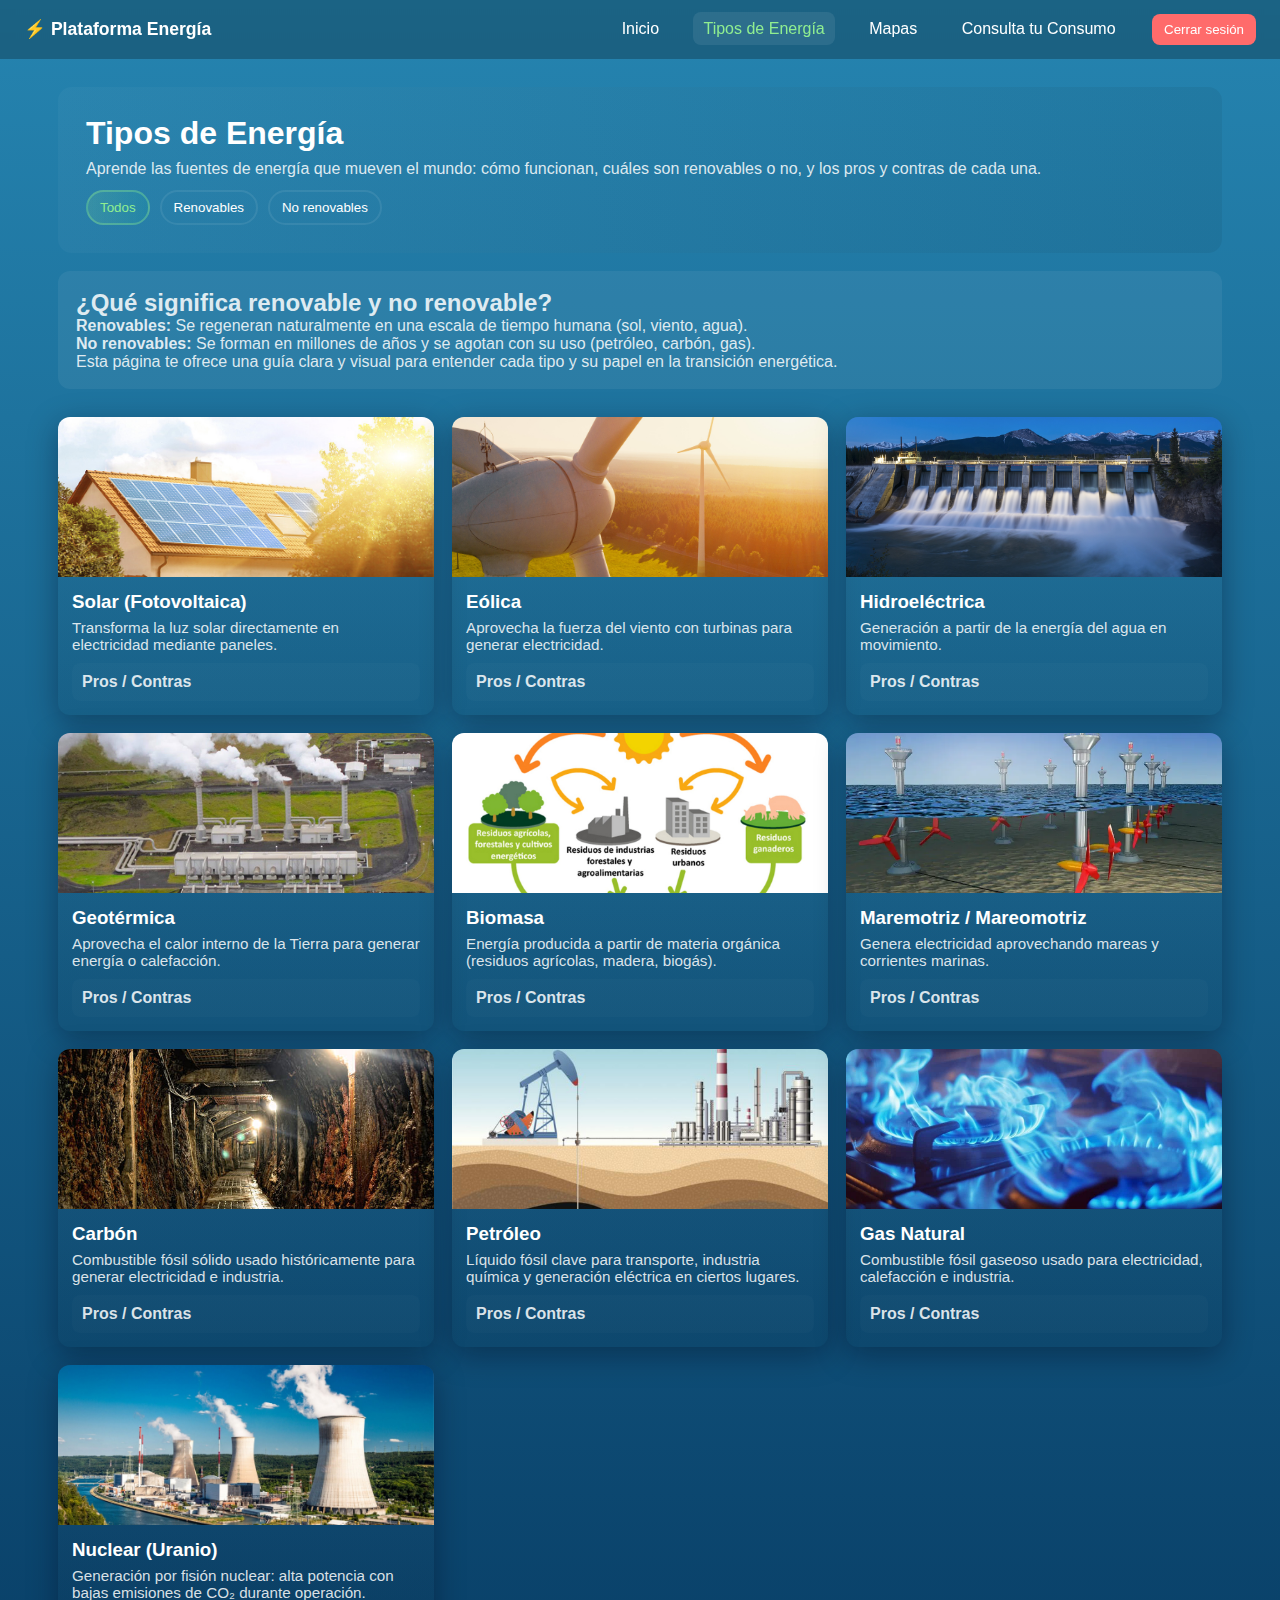
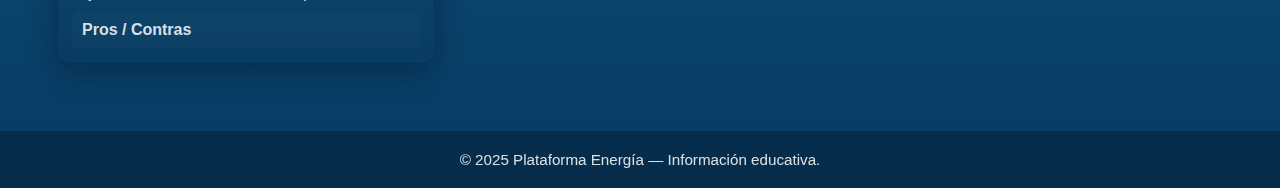
<file: pages/tipos de energia/tiposDeEnergia.html>
<!DOCTYPE html>
<html lang="es">
  <head>
    <meta charset="utf-8" />
    <meta name="viewport" content="width=device-width, initial-scale=1" />
    <title>Tipos de Energía — Educación | Plataforma Energía</title>
    <link rel="stylesheet" href="styles.css" />
  </head>
  <body>
    <header class="topbar">
      <div class="brand">
        <a href="../home/home.html" class="logo">⚡ Plataforma Energía</a>
      </div>
      <nav class="menu">
        <a href="../home/home.html">Inicio</a>
        <a href="tipos.html" class="active">Tipos de Energía</a>
        <a href="../maps/maps.html">Mapas</a>
        <a href="../login/login.html">Consulta tu Consumo</a>
        <button id="logoutBtn" class="logout-small">Cerrar sesión</button>
      </nav>
    </header>

    <main class="container">
      <section class="hero">
        <div class="hero-inner">
          <h1>Tipos de Energía</h1>
          <p class="lead">
            Aprende las fuentes de energía que mueven el mundo: cómo funcionan,
            cuáles son renovables o no, y los pros y contras de cada una.
          </p>
          <div class="filters">
            <button class="filter-btn active" data-filter="all">Todos</button>
            <button class="filter-btn" data-filter="renewable">
              Renovables
            </button>
            <button class="filter-btn" data-filter="nonrenewable">
              No renovables
            </button>
          </div>
        </div>
      </section>

      <section class="intro">
        <h2>¿Qué significa renovable y no renovable?</h2>
        <p>
          <strong>Renovables:</strong> Se regeneran naturalmente en una escala
          de tiempo humana (sol, viento, agua). <br />
          <strong>No renovables:</strong> Se forman en millones de años y se
          agotan con su uso (petróleo, carbón, gas). <br />
          Esta página te ofrece una guía clara y visual para entender cada tipo
          y su papel en la transición energética.
        </p>
      </section>

      <section class="grid" id="cardsGrid">
        <!-- RENOVABLES -->
        <article class="card renewable">
          <img
            src="../../assets/solar.png"
            alt="Paneles solares"
            class="card-img"
          />
          <div class="card-body">
            <h3>Solar (Fotovoltaica)</h3>
            <p class="muted">
              Transforma la luz solar directamente en electricidad mediante
              paneles.
            </p>
            <details>
              <summary class="summary">Pros / Contras</summary>
              <ul>
                <li>
                  <strong>Pros:</strong> Fuente inagotable, baja emisión,
                  escalable (desde hogares hasta plantas).
                </li>
                <li>
                  <strong>Contras:</strong> Intermitente (noche/lluvia),
                  necesita espacio y baterías para almacenamiento.
                </li>
              </ul>
            </details>
          </div>
        </article>

        <article class="card renewable">
          <img
            src="../../assets/eolica.png"
            alt="Aerogeneradores"
            class="card-img"
          />
          <div class="card-body">
            <h3>Eólica</h3>
            <p class="muted">
              Aprovecha la fuerza del viento con turbinas para generar
              electricidad.
            </p>
            <details>
              <summary class="summary">Pros / Contras</summary>
              <ul>
                <li>
                  <strong>Pros:</strong> Muy baja emisión, coste competitivo por
                  kWh en zonas ventosas.
                </li>
                <li>
                  <strong>Contras:</strong> Intermitencia, impacto
                  visual/acústico y requerimientos de localización.
                </li>
              </ul>
            </details>
          </div>
        </article>

        <article class="card renewable">
          <img
            src="../../assets/hydro.png"
            alt="Central hidroeléctrica"
            class="card-img"
          />
          <div class="card-body">
            <h3>Hidroeléctrica</h3>
            <p class="muted">
              Generación a partir de la energía del agua en movimiento.
            </p>
            <details>
              <summary class="summary">Pros / Contras</summary>
              <ul>
                <li>
                  <strong>Pros:</strong> Fuente estable y con capacidad de
                  almacenamiento (embalses), larga vida útil.
                </li>
                <li>
                  <strong>Contras:</strong> Gran impacto ambiental/local,
                  desplazamiento de comunidades y cambios en ecosistemas.
                </li>
              </ul>
            </details>
          </div>
        </article>

        <article class="card renewable">
          <img
            src="../../assets/geo.png"
            alt="Planta geotérmica"
            class="card-img"
          />
          <div class="card-body">
            <h3>Geotérmica</h3>
            <p class="muted">
              Aprovecha el calor interno de la Tierra para generar energía o
              calefacción.
            </p>
            <details>
              <summary class="summary">Pros / Contras</summary>
              <ul>
                <li>
                  <strong>Pros:</strong> Fuente constante, baja huella de
                  carbono y útil para calefacción directa.
                </li>
                <li>
                  <strong>Contras:</strong> Limitada geográficamente; puede
                  generar emisiones de gases desde subsuelo.
                </li>
              </ul>
            </details>
          </div>
        </article>

        <article class="card renewable">
          <img src="../../assets/biomasa.png" alt="Biomasa" class="card-img" />
          <div class="card-body">
            <h3>Biomasa</h3>
            <p class="muted">
              Energía producida a partir de materia orgánica (residuos
              agrícolas, madera, biogás).
            </p>
            <details>
              <summary class="summary">Pros / Contras</summary>
              <ul>
                <li>
                  <strong>Pros:</strong> Revaloriza residuos, puede proporcionar
                  energía estable y local.
                </li>
                <li>
                  <strong>Contras:</strong> Emisiones si no se gestiona bien,
                  competencia con uso de suelo/producción de alimentos.
                </li>
              </ul>
            </details>
          </div>
        </article>

        <article class="card renewable">
          <img src="../../assets/marea.png" alt="Marea" class="card-img" />
          <div class="card-body">
            <h3>Maremotriz / Mareomotriz</h3>
            <p class="muted">
              Genera electricidad aprovechando mareas y corrientes marinas.
            </p>
            <details>
              <summary class="summary">Pros / Contras</summary>
              <ul>
                <li>
                  <strong>Pros:</strong> Predecible (mareas), bajo impacto en
                  emisiones.
                </li>
                <li>
                  <strong>Contras:</strong> Costes altos, impacto en ecosistemas
                  marinos y localización limitada.
                </li>
              </ul>
            </details>
          </div>
        </article>

        <!-- NO RENOVABLES -->
        <article class="card nonrenewable">
          <img
            src="../../assets/minas.png"
            alt="Minas de carbón"
            class="card-img"
          />
          <div class="card-body">
            <h3>Carbón</h3>
            <p class="muted">
              Combustible fósil sólido usado históricamente para generar
              electricidad e industria.
            </p>
            <details>
              <summary class="summary">Pros / Contras</summary>
              <ul>
                <li>
                  <strong>Pros:</strong> Alto contenido energético,
                  infraestructura existente en muchas regiones.
                </li>
                <li>
                  <strong>Contras:</strong> Muy contaminante (CO₂, partículas),
                  contribuye al cambio climático y problemas de salud.
                </li>
              </ul>
            </details>
          </div>
        </article>

        <article class="card nonrenewable">
          <img
            src="../../assets/petroleo.png"
            alt="Petróleo"
            class="card-img"
          />
          <div class="card-body">
            <h3>Petróleo</h3>
            <p class="muted">
              Líquido fósil clave para transporte, industria química y
              generación eléctrica en ciertos lugares.
            </p>
            <details>
              <summary class="summary">Pros / Contras</summary>
              <ul>
                <li>
                  <strong>Pros:</strong> Alta densidad energética, fácil
                  transporte y uso en múltiples sectores.
                </li>
                <li>
                  <strong>Contras:</strong> Emisiones CO₂, derrames, dependencia
                  geopolítica y agotamiento a largo plazo.
                </li>
              </ul>
            </details>
          </div>
        </article>

        <article class="card nonrenewable">
          <img src="../../assets/gas.png" alt="Gas natural" class="card-img" />
          <div class="card-body">
            <h3>Gas Natural</h3>
            <p class="muted">
              Combustible fósil gaseoso usado para electricidad, calefacción e
              industria.
            </p>
            <details>
              <summary class="summary">Pros / Contras</summary>
              <ul>
                <li>
                  <strong>Pros:</strong> Menos CO₂ que carbón y petróleo por
                  kWh, flexible para plantas de ciclo combinado.
                </li>
                <li>
                  <strong>Contras:</strong> Emisión de metano (potente GEI) por
                  fugas y sigue siendo fósil.
                </li>
              </ul>
            </details>
          </div>
        </article>

        <article class="card nonrenewable">
          <img
            src="../../assets/nuclear.png"
            alt="Planta nuclear"
            class="card-img"
          />
          <div class="card-body">
            <h3>Nuclear (Uranio)</h3>
            <p class="muted">
              Generación por fisión nuclear: alta potencia con bajas emisiones
              de CO₂ durante operación.
            </p>
            <details>
              <summary class="summary">Pros / Contras</summary>
              <ul>
                <li>
                  <strong>Pros:</strong> Producción constante, muy alta densidad
                  energética y baja emisión directa de CO₂.
                </li>
                <li>
                  <strong>Contras:</strong> Residuos radioactivos, alta
                  inversión y riesgos percibidos por seguridad; debates sobre si
                  es renovable.
                </li>
              </ul>
            </details>
          </div>
        </article>
      </section>
    </main>

    <footer class="site-footer">
      <p>© 2025 Plataforma Energía — Información educativa.</p>
    </footer>

    <script>
      // filtro simple sin librerías
      const filterBtns = document.querySelectorAll(".filter-btn");
      const cards = document.querySelectorAll(".card");

      filterBtns.forEach((btn) => {
        btn.addEventListener("click", () => {
          filterBtns.forEach((b) => b.classList.remove("active"));
          btn.classList.add("active");
          const filter = btn.dataset.filter;

          cards.forEach((card) => {
            if (filter === "all") {
              card.style.display = "";
            } else if (filter === "renewable") {
              card.style.display = card.classList.contains("renewable")
                ? ""
                : "none";
            } else if (filter === "nonrenewable") {
              card.style.display = card.classList.contains("nonrenewable")
                ? ""
                : "none";
            }
          });
        });
      });

      // logout (si quieres que limpie sesión)
      document.getElementById("logoutBtn").addEventListener("click", () => {
        localStorage.removeItem("usuario");
        sessionStorage.removeItem("usuario");
        window.location.href = "../login/login.html";
      });
    </script>
  </body>
</html>
</file>
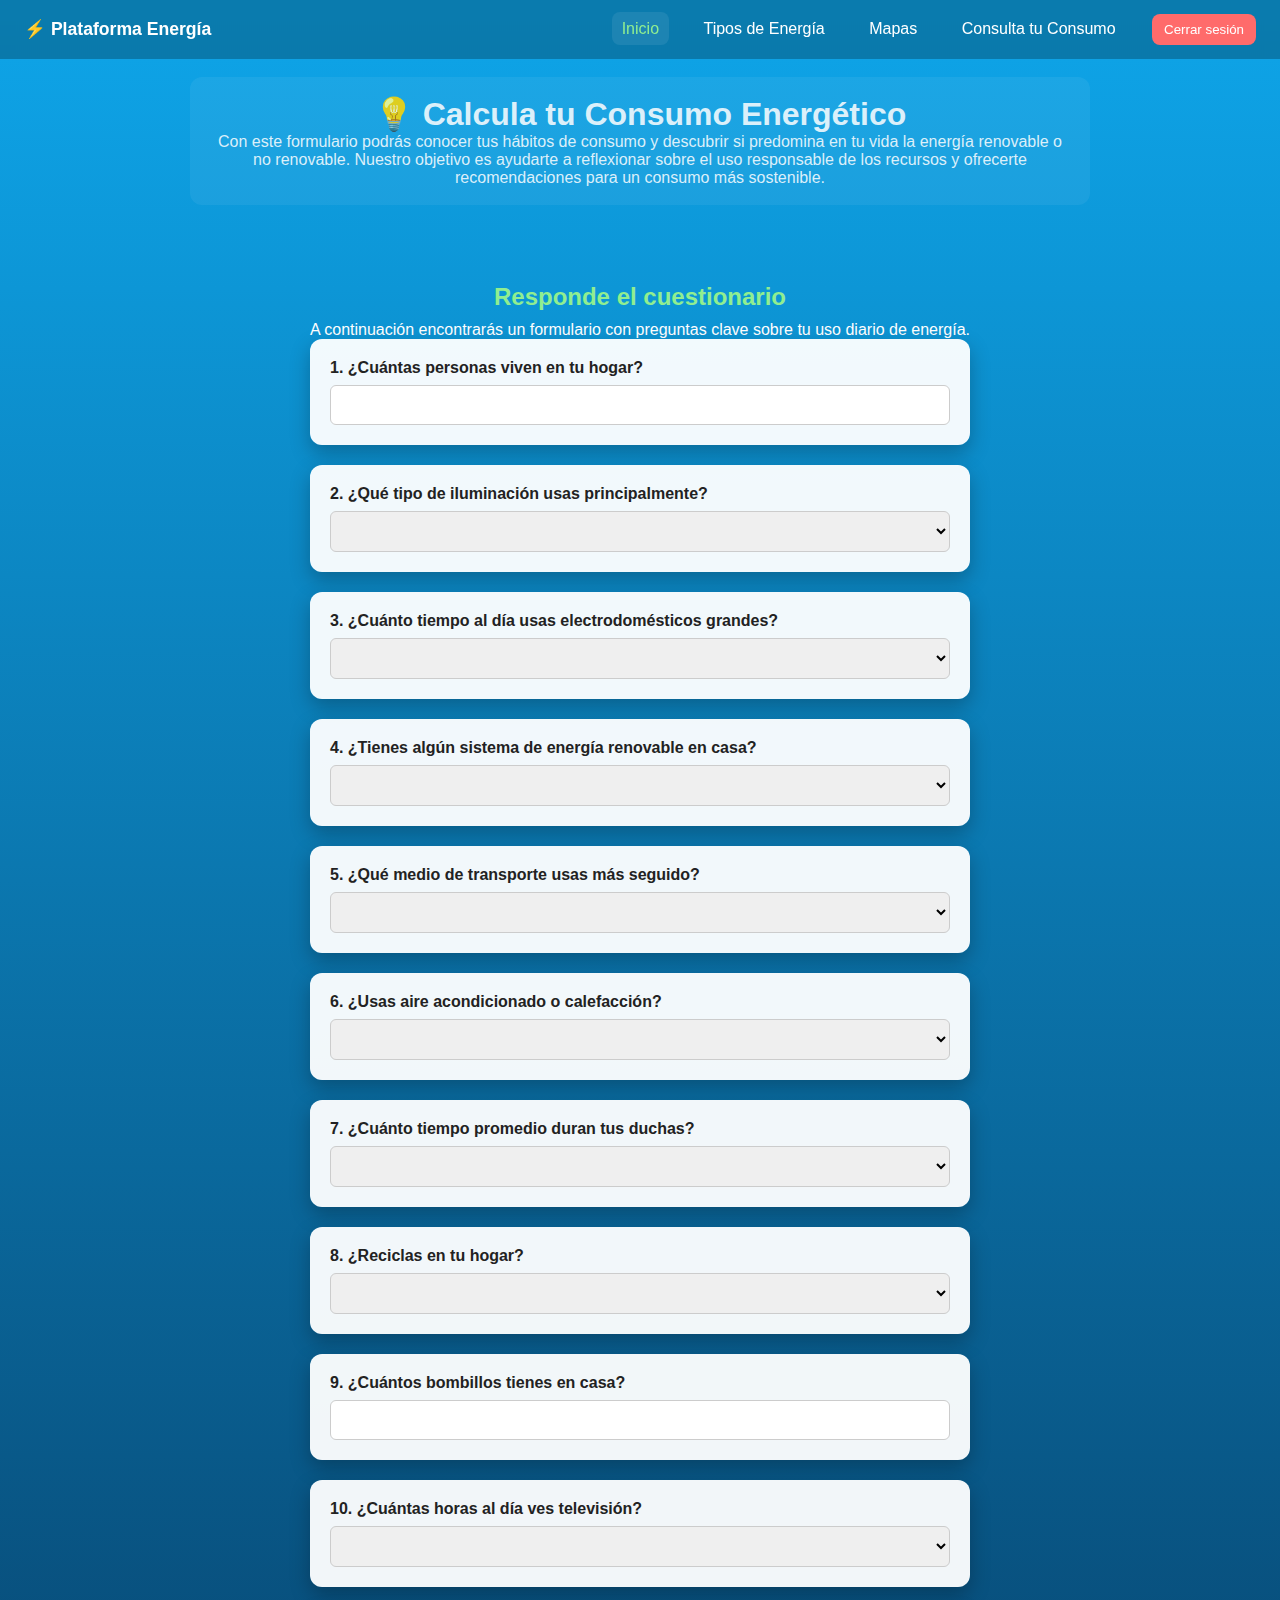
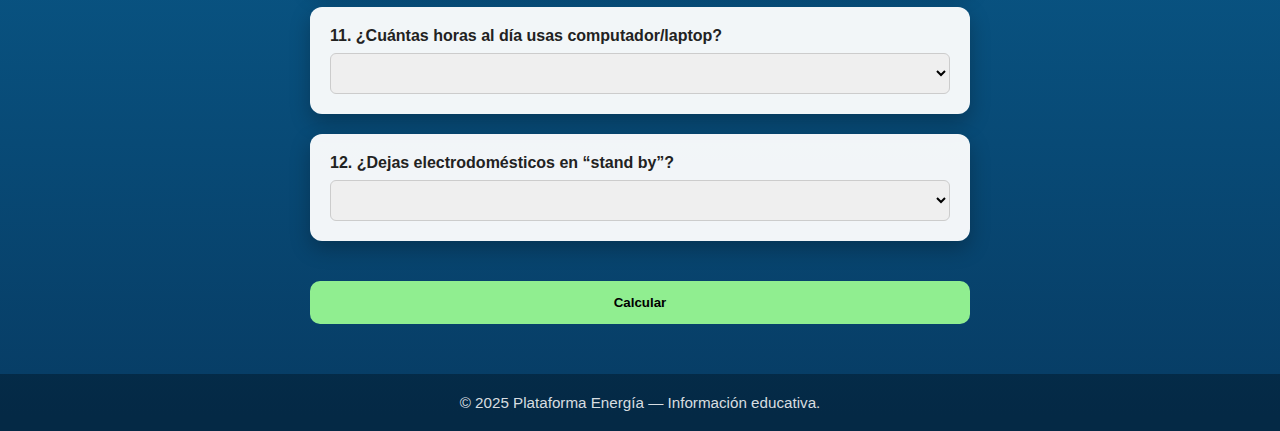
<file: pages/tuConsumo/tuConsumo.html>
<!DOCTYPE html>
<html lang="es">
  <head>
    <meta charset="UTF-8" />
    <meta name="viewport" content="width=device-width, initial-scale=1.0" />
    <title>Inicio | Plataforma Energía</title>
    <link rel="stylesheet" href="styles.css" />
  </head>
  <body>
    <!-- Header unificado -->
    <header class="topbar">
      <div class="brand">
        <a href="../home/home.html" class="logo">⚡ Plataforma Energía</a>
      </div>
      <nav class="menu">
        <a href="../home/home.html" class="active">Inicio</a>
        <a href="../tipos de energia/tiposDeEnergia.html">Tipos de Energía</a>
        <a href="../maps/maps.html">Mapas</a>
        <a href="../tuConsumo/tuConsumo.html">Consulta tu Consumo</a>
        <button id="logoutBtn" class="logout-small">Cerrar sesión</button>
      </nav>
    </header>

    <!-- Introducción al cuestionario -->
    <section class="intro">
      <h1>💡 Calcula tu Consumo Energético</h1>
      <p>
        Con este formulario podrás conocer tus hábitos de consumo y descubrir si
        predomina en tu vida la energía renovable o no renovable. Nuestro
        objetivo es ayudarte a reflexionar sobre el uso responsable de los
        recursos y ofrecerte recomendaciones para un consumo más sostenible.
      </p>
    </section>

    <!-- Formulario -->
    <section class="form-section">
      <h2>Responde el cuestionario</h2>
      <p>
        A continuación encontrarás un formulario con preguntas clave sobre tu
        uso diario de energía.
      </p>

      <form id="consumoForm" class="form-grid">
        <!-- Cada pregunta en su propia card -->
        <div class="form-card">
          <label for="personas">1. ¿Cuántas personas viven en tu hogar?</label>
          <input type="number" id="personas" min="1" value="1" required />
        </div>

        <div class="form-card">
          <label for="iluminacion"
            >2. ¿Qué tipo de iluminación usas principalmente?</label
          >
          <select id="iluminacion" required>
            <option value="led">LED (bajo consumo)</option>
            <option value="fluorescente">Fluorescente</option>
            <option value="incandescente">Incandescente (alto consumo)</option>
          </select>
        </div>

        <div class="form-card">
          <label for="electro"
            >3. ¿Cuánto tiempo al día usas electrodomésticos grandes?</label
          >
          <select id="electro" required>
            <option value="poco">Menos de 3 horas</option>
            <option value="medio">3 a 6 horas</option>
            <option value="alto">Más de 6 horas</option>
          </select>
        </div>

        <div class="form-card">
          <label for="renovable"
            >4. ¿Tienes algún sistema de energía renovable en casa?</label
          >
          <select id="renovable" required>
            <option value="ninguna">Ninguna</option>
            <option value="solar">Energía Solar</option>
            <option value="eolica">Energía Eólica</option>
            <option value="hidraulica">Energía Hidráulica</option>
            <option value="biomasa">Biomasa</option>
            <option value="geotermica">Geotérmica</option>
          </select>
        </div>

        <div class="form-card">
          <label for="transporte"
            >5. ¿Qué medio de transporte usas más seguido?</label
          >
          <select id="transporte" required>
            <option value="publico">Transporte público</option>
            <option value="bicicleta">Bicicleta / caminar</option>
            <option value="electrico">Vehículo eléctrico</option>
            <option value="gasolina">Carro / moto a gasolina</option>
          </select>
        </div>

        <div class="form-card">
          <label for="aire">6. ¿Usas aire acondicionado o calefacción?</label>
          <select id="aire" required>
            <option value="nunca">Nunca</option>
            <option value="poco">Solo en épocas puntuales</option>
            <option value="mucho">Con frecuencia</option>
          </select>
        </div>

        <div class="form-card">
          <label for="agua">7. ¿Cuánto tiempo promedio duran tus duchas?</label>
          <select id="agua" required>
            <option value="corto">Menos de 5 minutos</option>
            <option value="medio">5 a 10 minutos</option>
            <option value="largo">Más de 10 minutos</option>
          </select>
        </div>

        <div class="form-card">
          <label for="reciclaje">8. ¿Reciclas en tu hogar?</label>
          <select id="reciclaje" required>
            <option value="siempre">Sí, siempre</option>
            <option value="a_veces">A veces</option>
            <option value="nunca">Nunca</option>
          </select>
        </div>

        <!-- NUEVAS PREGUNTAS -->
        <div class="form-card">
          <label for="bombillos">9. ¿Cuántos bombillos tienes en casa?</label>
          <input type="number" id="bombillos" min="1" value="5" required />
        </div>

        <div class="form-card">
          <label for="tv">10. ¿Cuántas horas al día ves televisión?</label>
          <select id="tv" required>
            <option value="0">0 horas</option>
            <option value="1-2">1 a 2 horas</option>
            <option value="3-5">3 a 5 horas</option>
            <option value="6+">Más de 6 horas</option>
          </select>
        </div>

        <div class="form-card">
          <label for="pc"
            >11. ¿Cuántas horas al día usas computador/laptop?</label
          >
          <select id="pc" required>
            <option value="0-2">0 a 2 horas</option>
            <option value="3-5">3 a 5 horas</option>
            <option value="6-8">6 a 8 horas</option>
            <option value="9+">Más de 9 horas</option>
          </select>
        </div>

        <div class="form-card">
          <label for="standby"
            >12. ¿Dejas electrodomésticos en “stand by”?</label
          >
          <select id="standby" required>
            <option value="nunca">Nunca</option>
            <option value="a_veces">A veces</option>
            <option value="siempre">Siempre</option>
          </select>
        </div>

        <button type="button" class="calc-btn" onclick="calcularConsumo()">
          Calcular
        </button>
      </form>

      <div id="resultado" class="resultado"></div>
    </section>

    <!-- Footer -->
    <footer class="site-footer">
      <p>© 2025 Plataforma Energía — Información educativa.</p>
    </footer>

    <script>
      document.getElementById("logoutBtn").addEventListener("click", () => {
        localStorage.removeItem("usuario");
        sessionStorage.removeItem("usuario");
        window.location.href = "../../index.html";
      });

      function calcularConsumo() {
        let puntaje = 0;

        const iluminacion = document.getElementById("iluminacion").value;
        const electro = document.getElementById("electro").value;
        const renovable = document.getElementById("renovable").value;
        const transporte = document.getElementById("transporte").value;
        const aire = document.getElementById("aire").value;
        const agua = document.getElementById("agua").value;
        const reciclaje = document.getElementById("reciclaje").value;
        const tv = document.getElementById("tv").value;
        const pc = document.getElementById("pc").value;
        const standby = document.getElementById("standby").value;

        // Evaluación simple
        if (iluminacion === "led") puntaje += 2;
        else if (iluminacion === "fluorescente") puntaje += 1;

        if (electro === "poco") puntaje += 2;
        else if (electro === "medio") puntaje += 1;

        if (renovable !== "ninguna") puntaje += 3;

        if (transporte === "bicicleta" || transporte === "electrico")
          puntaje += 2;
        else if (transporte === "publico") puntaje += 1;

        if (aire === "nunca") puntaje += 2;
        else if (aire === "poco") puntaje += 1;

        if (agua === "corto") puntaje += 2;
        else if (agua === "medio") puntaje += 1;

        if (reciclaje === "siempre") puntaje += 2;
        else if (reciclaje === "a_veces") puntaje += 1;

        if (tv === "0") puntaje += 2;
        else if (tv === "1-2") puntaje += 1;

        if (pc === "0-2") puntaje += 2;
        else if (pc === "3-5") puntaje += 1;

        if (standby === "nunca") puntaje += 2;
        else if (standby === "a_veces") puntaje += 1;

        let mensaje = "";
        if (puntaje >= 18) {
          mensaje =
            "🌱 ¡Excelente! Tu consumo energético es eficiente y priorizas el uso de energías renovables.";
        } else if (puntaje >= 10) {
          mensaje =
            "⚡ Tienes un consumo moderado. Podrías mejorar con pequeños cambios como apagar luces siempre, reducir el uso de dispositivos y optar por transporte más limpio.";
        } else {
          mensaje =
            "🔥 Tu consumo energético es alto y dependes de energías no renovables. Te recomendamos reducir el uso de electrodomésticos, cambiar la iluminación y mejorar tus hábitos diarios.";
        }

        const resultadoDiv = document.getElementById("resultado");
        resultadoDiv.style.display = "block";
        resultadoDiv.innerHTML = `<h3>Resultado</h3><p>${mensaje}</p>`;
      }

      window.addEventListener("DOMContentLoaded", () => {
        const form = document.getElementById("consumoForm");
        form.reset();

        // fuerza a limpiar campos de texto y números
        form
          .querySelectorAll("input[type='text'], input[type='number']")
          .forEach((el) => {
            el.value = "";
          });

        // si quieres que los select no tengan nada seleccionado al inicio
        form.querySelectorAll("select").forEach((el) => {
          el.selectedIndex = -1; // ningún valor seleccionado
        });
      });
    </script>
  </body>
</html>
</file>
<file: pages/tipos de energia/styles.css>
:root {
  --bg1: #2584b0; /* cyan */
  --bg2: #073b63; /* deep blue */
  --card-grad-start: #ffd166;
  --card-grad-end: #06d6a0;
  --accent: #90ee90; /* verde claro */
  --muted: rgba(255, 255, 255, 0.85);
  --glass: rgba(255, 255, 255, 0.06);
}

/* reset */
* {
  box-sizing: border-box;
  margin: 0;
  padding: 0;
  font-family: "Segoe UI", Tahoma, Geneva, Verdana, sans-serif;
}
body {
  background: linear-gradient(180deg, var(--bg1), var(--bg2));
  color: #fff;
  min-height: 100vh;
  display: flex;
  flex-direction: column;
}

/* header */
.topbar {
  display: flex;
  align-items: center;
  justify-content: space-between;
  padding: 14px 24px;
  background: rgba(0, 0, 0, 0.25);
  backdrop-filter: blur(6px);
  position: sticky;
  top: 0;
  z-index: 999;
}

.brand .logo {
  text-decoration: none;
  color: #fff;
  font-weight: 800;
  font-size: 1.1rem;
}

.menu a {
  color: #fff;
  text-decoration: none;
  margin: 0 10px;
  padding: 8px 10px;
  border-radius: 8px;
  transition: background 0.25s, color 0.25s;
}

.menu a.active,
.menu a:hover {
  background: rgba(255, 255, 255, 0.08);
  color: var(--accent);
}

.logout-small {
  margin-left: 12px;
  background: #ff6b6b;
  border: none;
  color: #fff;
  padding: 8px 12px;
  border-radius: 8px;
  cursor: pointer;
}
.logout-small:hover {
  background: #ff3b3b;
}

/* main container */
.container {
  width: 100%;
  max-width: 1200px;
  margin: 28px auto;
  padding: 0 18px;
}

/* hero */
.hero {
  background: linear-gradient(
    90deg,
    rgba(255, 255, 255, 0.03),
    rgba(0, 0, 0, 0.06)
  );
  border-radius: 14px;
  padding: 28px;
  display: flex;
  align-items: center;
  justify-content: space-between;
  gap: 20px;
  margin-bottom: 18px;
}

.hero-inner {
  flex: 1 1 60%;
}
.hero h1 {
  font-size: 2rem;
  margin-bottom: 8px;
  color: #fff;
}
.lead {
  color: var(--muted);
  margin-bottom: 12px;
}

.filters {
  display: flex;
  gap: 10px;
  flex-wrap: wrap;
}
.filter-btn {
  background: transparent;
  border: 2px solid rgba(255, 255, 255, 0.08);
  color: #fff;
  padding: 8px 12px;
  border-radius: 999px;
  cursor: pointer;
}
.filter-btn.active,
.filter-btn:hover {
  background: linear-gradient(
    90deg,
    rgba(144, 238, 144, 0.15),
    rgba(6, 214, 160, 0.08)
  );
  border-color: rgba(144, 238, 144, 0.35);
  color: var(--accent);
}

/* intro */
.intro {
  margin: 18px 0 28px;
  padding: 18px;
  background: var(--glass);
  border-radius: 12px;
  color: var(--muted);
}

/* grid */
.grid {
  display: grid;
  grid-template-columns: repeat(auto-fit, minmax(280px, 1fr));
  gap: 18px;
}

/* card */
.card {
  background: linear-gradient(
    180deg,
    rgba(255, 255, 255, 0.03),
    rgba(0, 0, 0, 0.07)
  );
  border-radius: 12px;
  overflow: hidden;
  box-shadow: 0 8px 30px rgba(2, 6, 23, 0.35);
  transition: transform 0.28s, box-shadow 0.28s;
  display: flex;
  flex-direction: column;
}
.card:hover {
  transform: translateY(-6px);
  box-shadow: 0 14px 40px rgba(2, 6, 23, 0.45);
}

.card-img {
  width: 100%;
  height: 160px;
  object-fit: cover;
  display: block;
}

.card-body {
  padding: 14px;
  flex: 1;
}
.card h3 {
  margin-bottom: 6px;
  color: #fff;
}
.muted {
  color: rgba(255, 255, 255, 0.85);
  margin-bottom: 10px;
  font-size: 0.95rem;
}

/* details summary */
details {
  margin-top: 8px;
}
summary {
  list-style: none;
  cursor: pointer;
  padding: 10px;
  border-radius: 8px;
  background: rgba(255, 255, 255, 0.02);
  color: var(--muted);
  font-weight: 600;
}
summary:hover {
  background: rgba(144, 238, 144, 0.04);
  color: var(--accent);
}

details[open] summary {
  background: rgba(144, 238, 144, 0.04);
  color: var(--accent);
}

details ul {
  margin-top: 8px;
  padding-left: 18px;
  color: var(--muted);
}
details li {
  margin-bottom: 6px;
}

/* learnmore & footer */
.learnmore {
  margin-top: 22px;
  padding: 14px;
  background: rgba(255, 255, 255, 0.03);
  border-radius: 10px;
  color: var(--muted);
}
.small {
  font-size: 0.9rem;
  opacity: 0.9;
}

/* responsive tweaks */
@media (max-width: 700px) {
  .hero {
    flex-direction: column;
    align-items: flex-start;
  }
  .card-img {
    height: 140px;
  }
  .hero h1 {
    font-size: 1.5rem;
  }
}

/* footer */
footer {
  margin-top: 40px;
  padding: 20px;
  background: rgba(0, 0, 0, 0.25);
  backdrop-filter: blur(6px);
  text-align: center;
  color: var(--muted);
  font-size: 0.95rem;
  display: flex;
  justify-content: center;
  align-items: center;
}
</file>
<file: pages/tuConsumo/styles.css>
:root {
  --bg1: #0ea5e9; /* cyan */
  --bg2: #073b63; /* azul profundo */
  --card-grad-start: #ffd166;
  --card-grad-end: #06d6a0;
  --accent: #90ee90; /* verde claro */
  --muted: rgba(255, 255, 255, 0.85);
  --glass: rgba(255, 255, 255, 0.06);
}

/* reset */
* {
  box-sizing: border-box;
  margin: 0;
  padding: 0;
  font-family: "Segoe UI", Tahoma, Geneva, Verdana, sans-serif;
}
body {
  background: linear-gradient(180deg, var(--bg1), var(--bg2));
  color: #fff;
  min-height: 100vh;
  display: flex;
  flex-direction: column;
}

/* header */
.topbar {
  display: flex;
  align-items: center;
  justify-content: space-between;
  padding: 14px 24px;
  background: rgba(0, 0, 0, 0.25);
  backdrop-filter: blur(6px);
  position: sticky;
  top: 0;
  z-index: 999;
}

.brand .logo {
  text-decoration: none;
  color: #fff;
  font-weight: 800;
  font-size: 1.1rem;
}

.menu a {
  color: #fff;
  text-decoration: none;
  margin: 0 10px;
  padding: 8px 10px;
  border-radius: 8px;
  transition: background 0.25s, color 0.25s;
}

.menu a.active,
.menu a:hover {
  background: rgba(255, 255, 255, 0.08);
  color: var(--accent);
}

.logout-small {
  margin-left: 12px;
  background: #ff6b6b;
  border: none;
  color: #fff;
  padding: 8px 12px;
  border-radius: 8px;
  cursor: pointer;
}
.logout-small:hover {
  background: #ff3b3b;
}

/* hero */
.hero {
  background: linear-gradient(rgba(0, 0, 0, 0.5), rgba(0, 0, 0, 0.3)),
    url("../../assets/energiaeolica.jpg");
  background-size: cover;
  background-position: center;
  background-repeat: no-repeat;
  text-align: center;
  width: 100%;
  padding: 80px 20px;
  color: #fff;
}
.hero h1 {
  font-size: 2.5rem;
  margin-bottom: 15px;
}
.hero p {
  font-size: 1.2rem;
}

/* intro */
.intro {
  margin: 18px 0 28px;
  padding: 18px;
  background: var(--glass);
  border-radius: 12px;
  color: var(--muted);
  text-align: center;
  max-width: 900px;
  margin-left: auto;
  margin-right: auto;
}

/* content grid */
.content {
  display: grid;
  grid-template-columns: repeat(auto-fit, minmax(320px, 1fr));
  gap: 20px;
  padding: 40px;
}

.card {
  background: linear-gradient(
    180deg,
    rgba(255, 255, 255, 0.03),
    rgba(0, 0, 0, 0.07)
  );
  border-radius: 12px;
  padding: 20px;
  box-shadow: 0 8px 30px rgba(2, 6, 23, 0.35);
  transition: transform 0.28s, box-shadow 0.28s;
}
.card:hover {
  transform: translateY(-6px);
  box-shadow: 0 14px 40px rgba(2, 6, 23, 0.45);
}
.card h3 {
  margin-bottom: 15px;
  color: var(--accent);
}
.chart-placeholder {
  background: rgba(255, 255, 255, 0.15);
  border: 2px dashed #fff;
  border-radius: 10px;
  height: 200px;
  display: flex;
  align-items: center;
  justify-content: center;
  margin: 15px 0;
  font-style: italic;
  color: var(--muted);
}

/* footer */
.site-footer {
  text-align: center;
  padding: 20px;
  background: rgba(0, 0, 0, 0.3);
  margin-top: auto;
  font-size: 0.95rem;
  color: var(--muted);
}

/* responsive */
@media (max-width: 700px) {
  .hero h1 {
    font-size: 1.8rem;
  }
  .hero p {
    font-size: 1rem;
  }
}

/* Formulario */
.form-section {
  max-width: 800px;
  margin: 30px auto;
  padding: 20px;
  text-align: center;
}

.form-section h2 {
  color: var(--accent);
  margin-bottom: 10px;
}

.form-grid {
  display: flex;
  flex-direction: column;
  gap: 20px;
}

.form-card {
  background: rgba(255, 255, 255, 0.95);
  color: #222;
  padding: 20px;
  border-radius: 12px;
  text-align: left;
  box-shadow: 0 8px 20px rgba(0, 0, 0, 0.25);
}

.form-card label {
  display: block;
  margin-bottom: 8px;
  font-weight: 600;
}

.form-card input,
.form-card select {
  width: 100%;
  padding: 10px;
  border-radius: 6px;
  border: 1px solid #ccc;
  font-size: 1rem;
}

.calc-btn {
  background: var(--accent);
  color: #000;
  font-weight: bold;
  padding: 14px;
  border: none;
  border-radius: 10px;
  cursor: pointer;
  margin-top: 20px;
  transition: 0.3s;
}
.calc-btn:hover {
  background: #66dd66;
}

.resultado {
  margin-top: 30px;
  padding: 20px;
  background: var(--glass);
  border-radius: 12px;
  font-size: 1.1rem;
  display: none;
}
.resultado h3 {
  margin-bottom: 10px;
  color: var(--accent);
}
</file>
